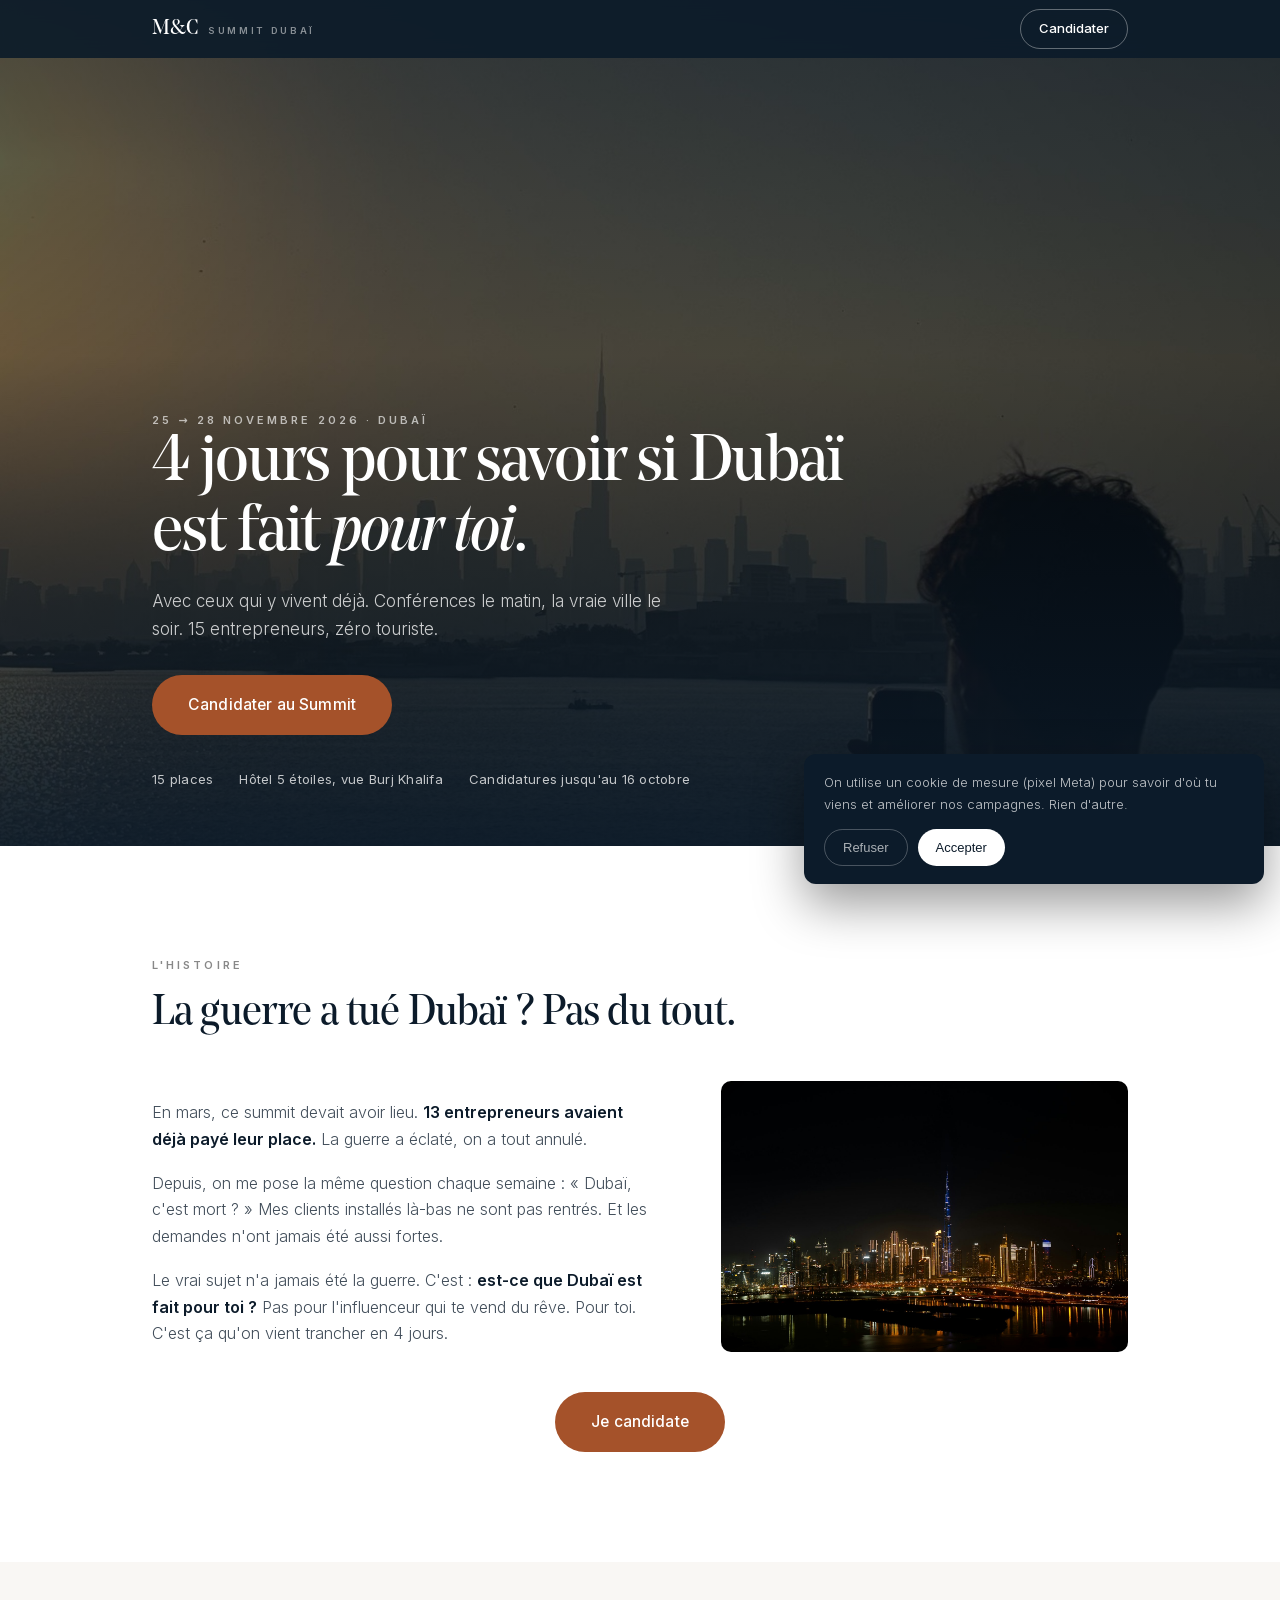
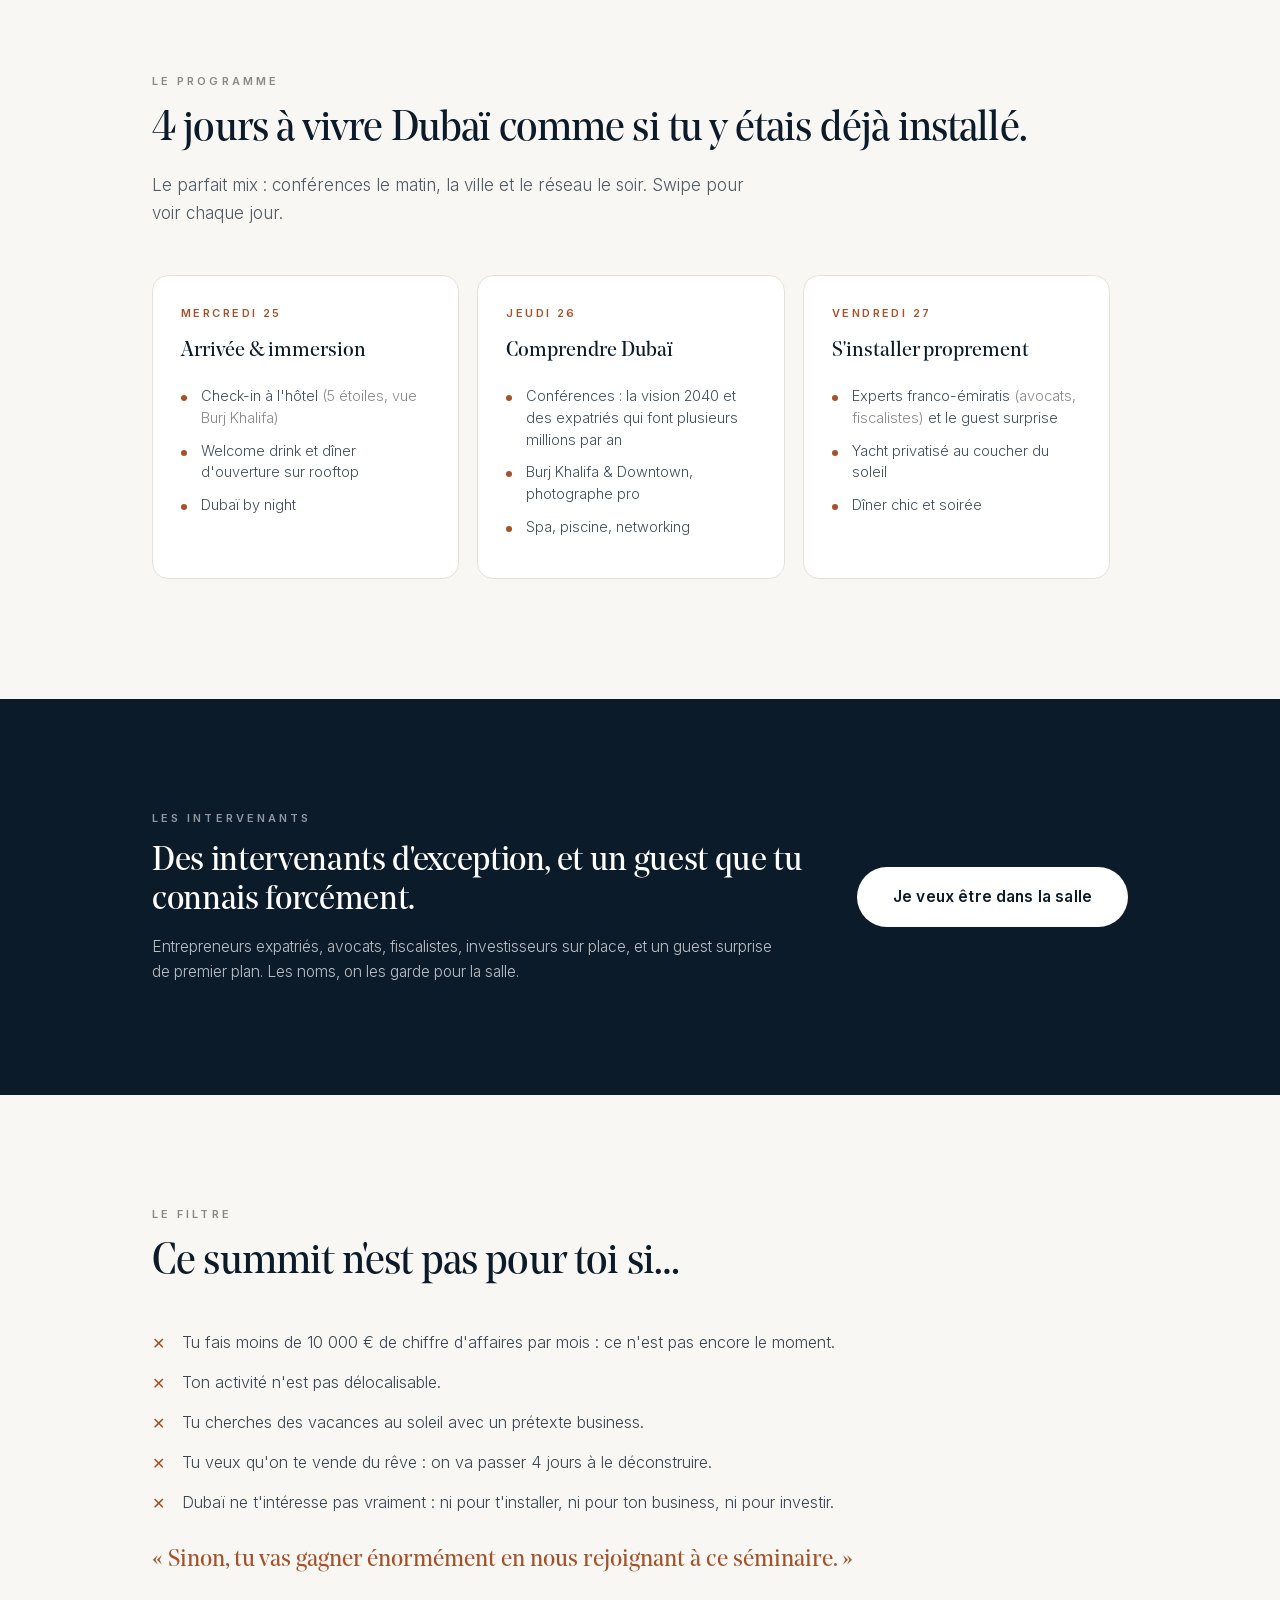
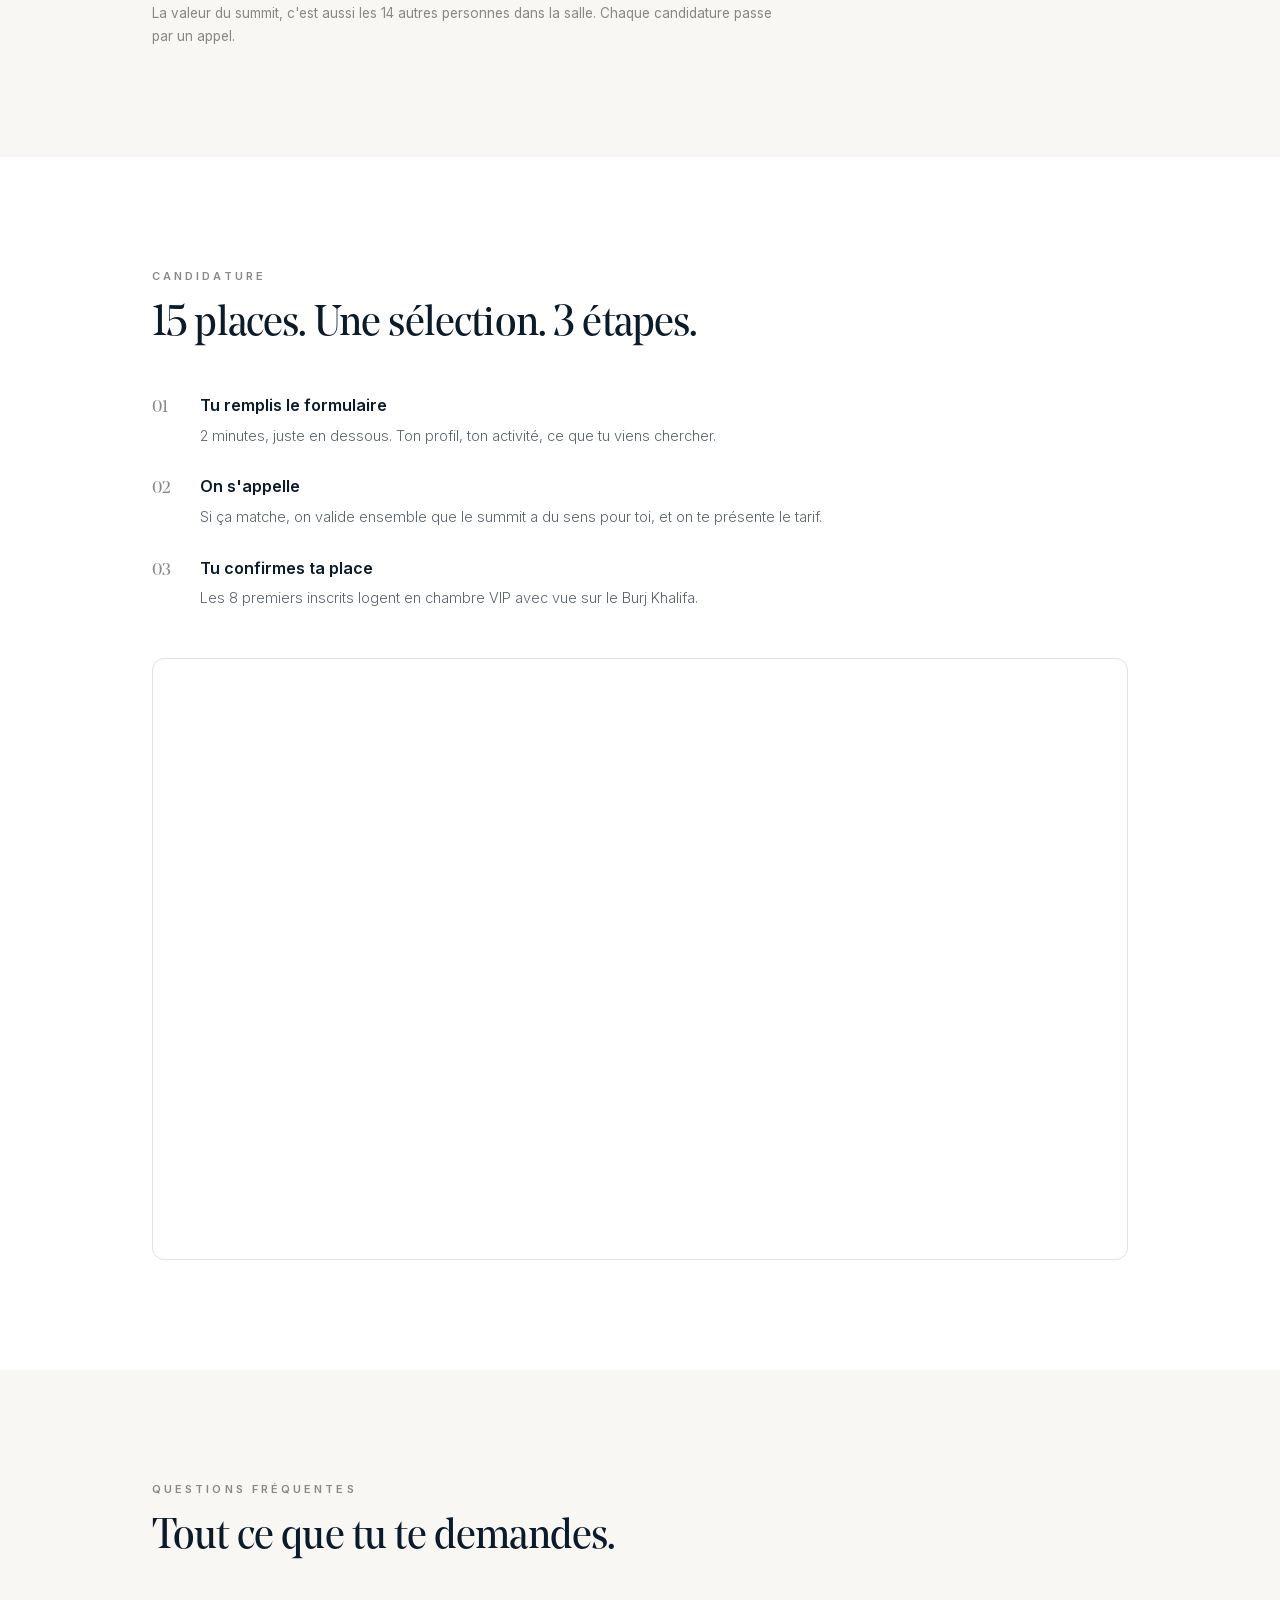
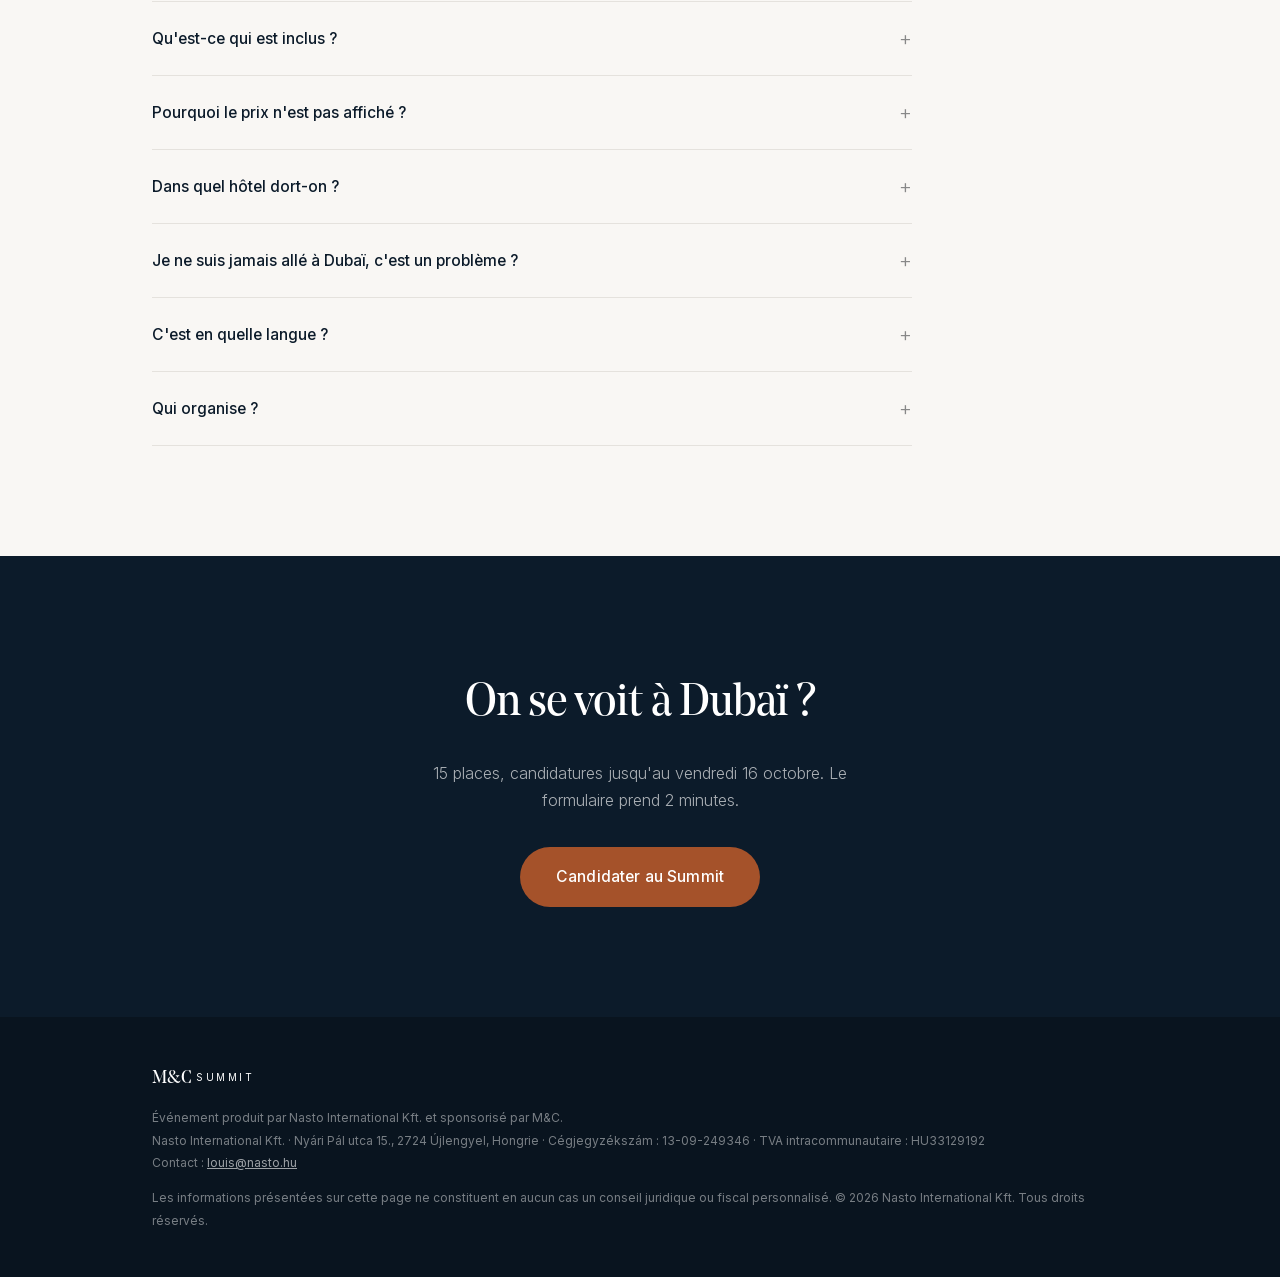
<file: index.html>
<!DOCTYPE html>
<html lang="fr">
<head>
<meta charset="utf-8">
<meta http-equiv="refresh" content="0;url=/dubai/">
<link rel="canonical" href="https://summit.nasto.hu/dubai/">
<title>M&C Summit</title>
<script>location.replace('/dubai/');</script>
</head>
<body></body>
</html>
</file>
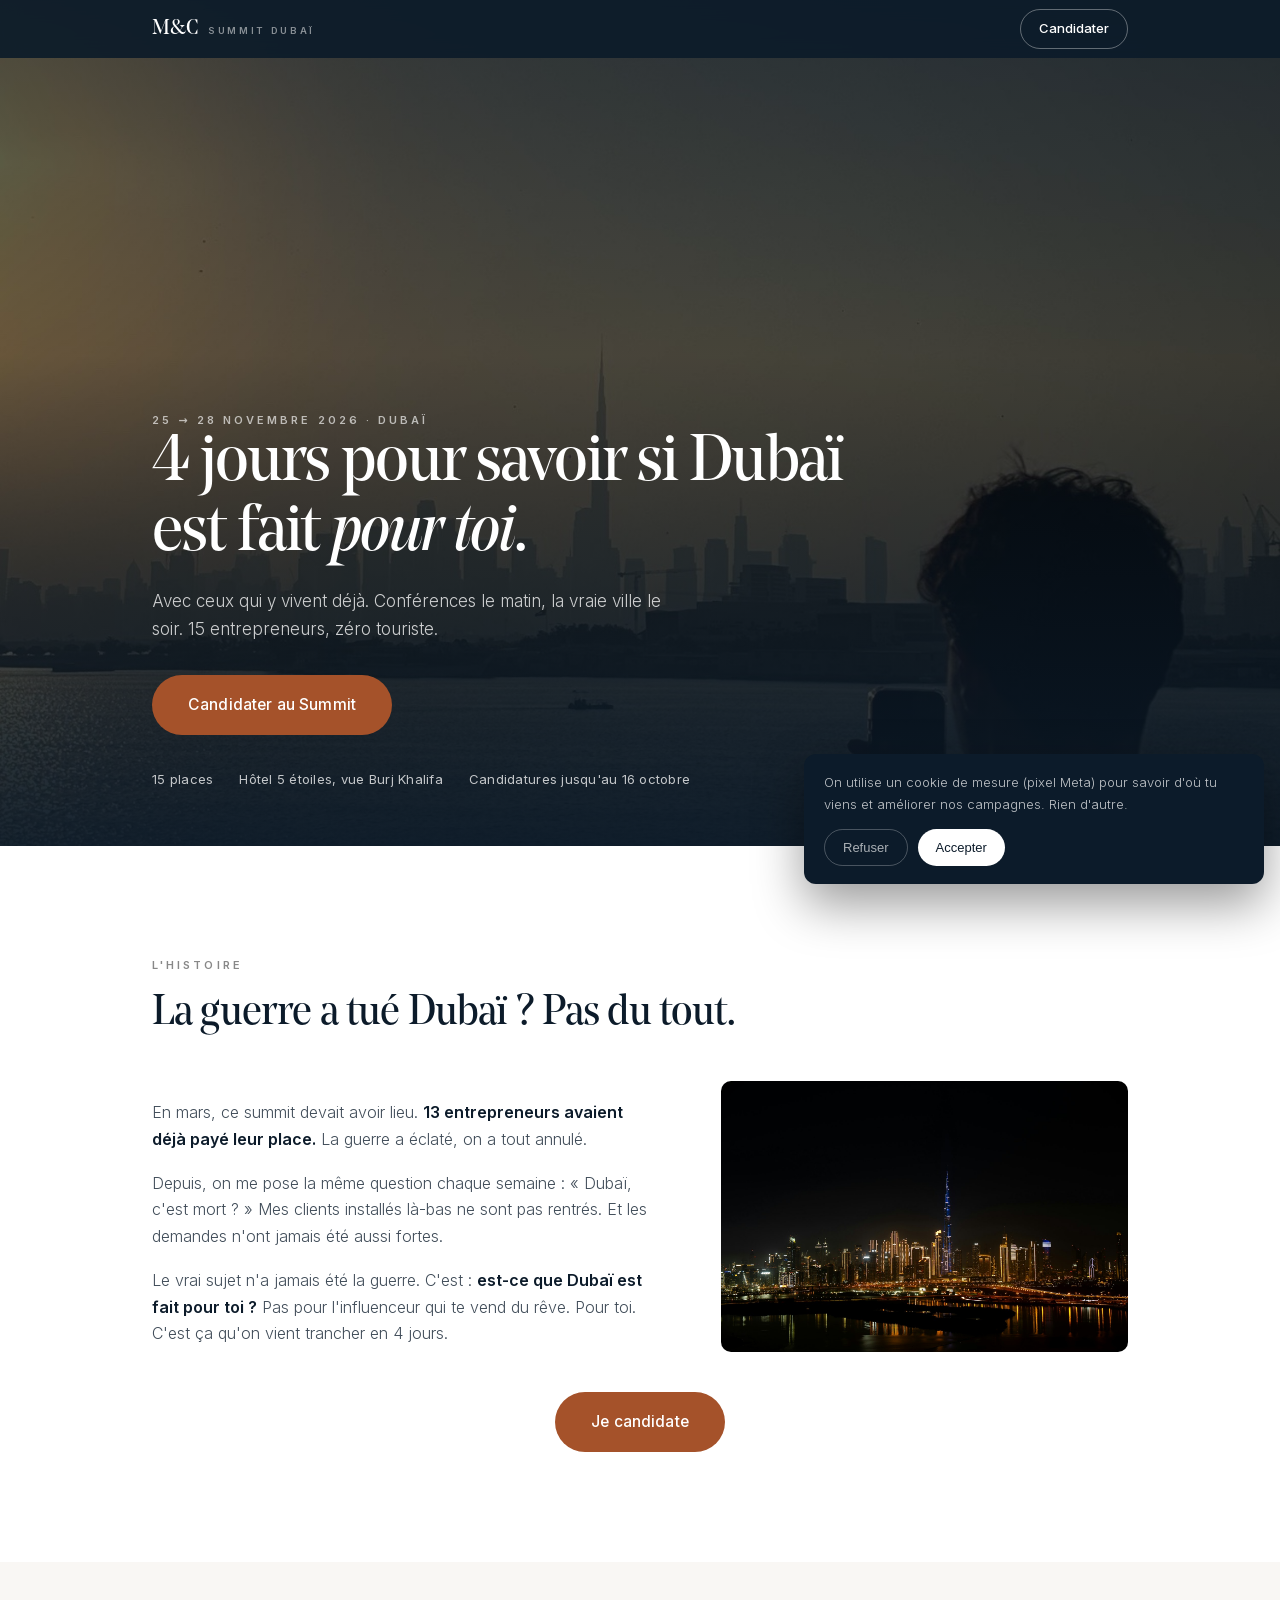
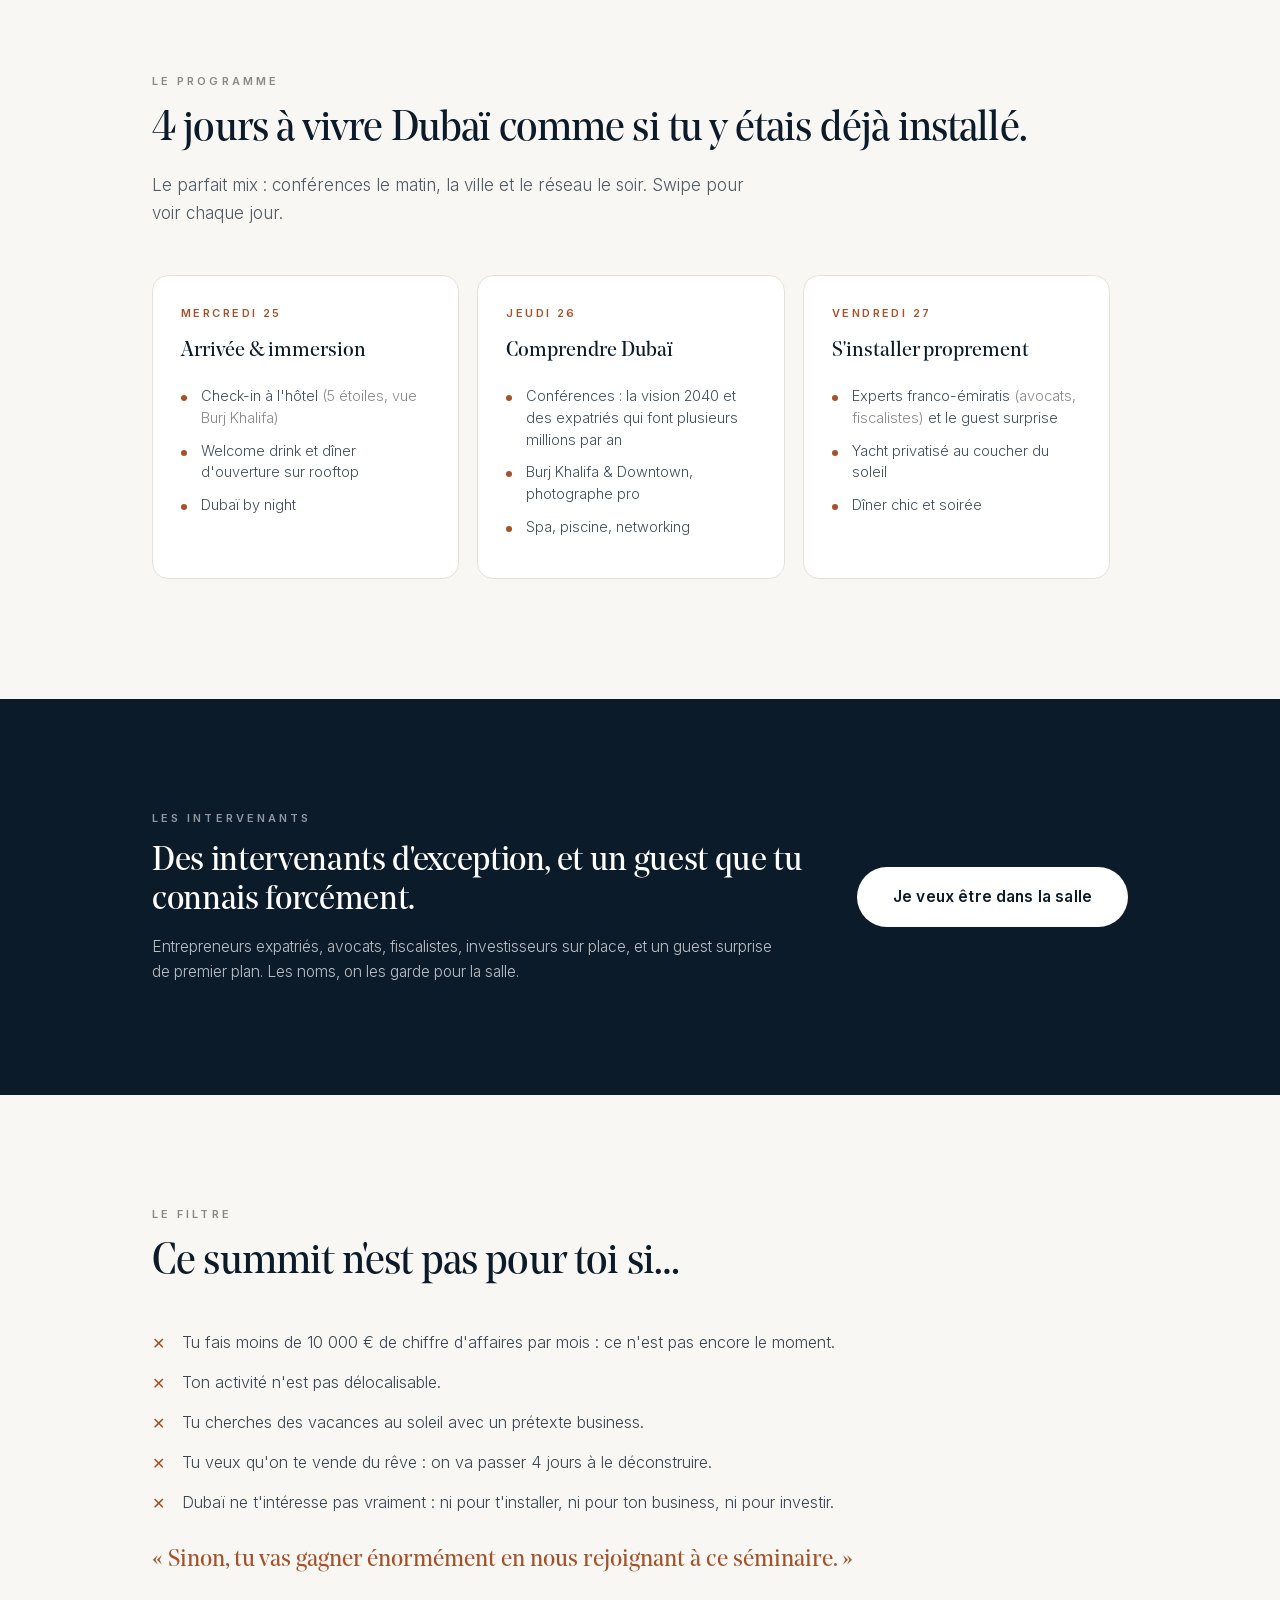
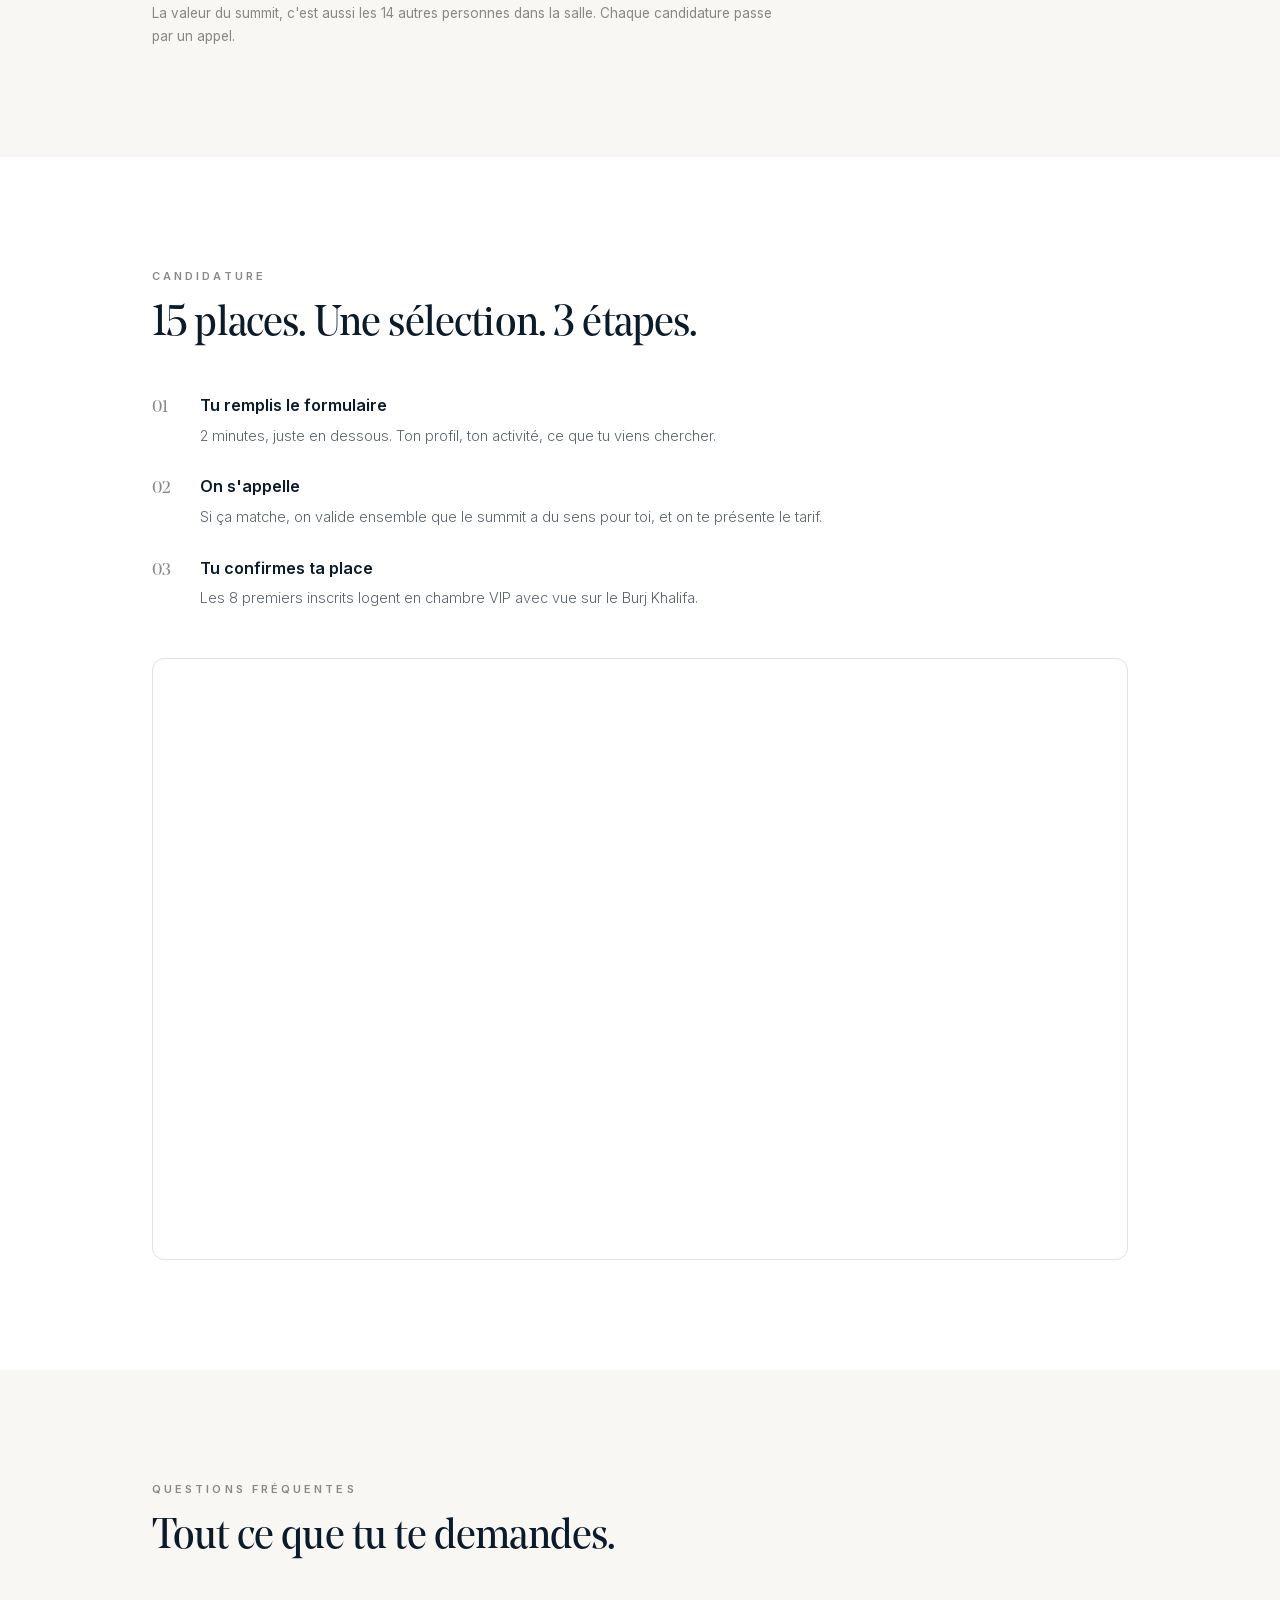
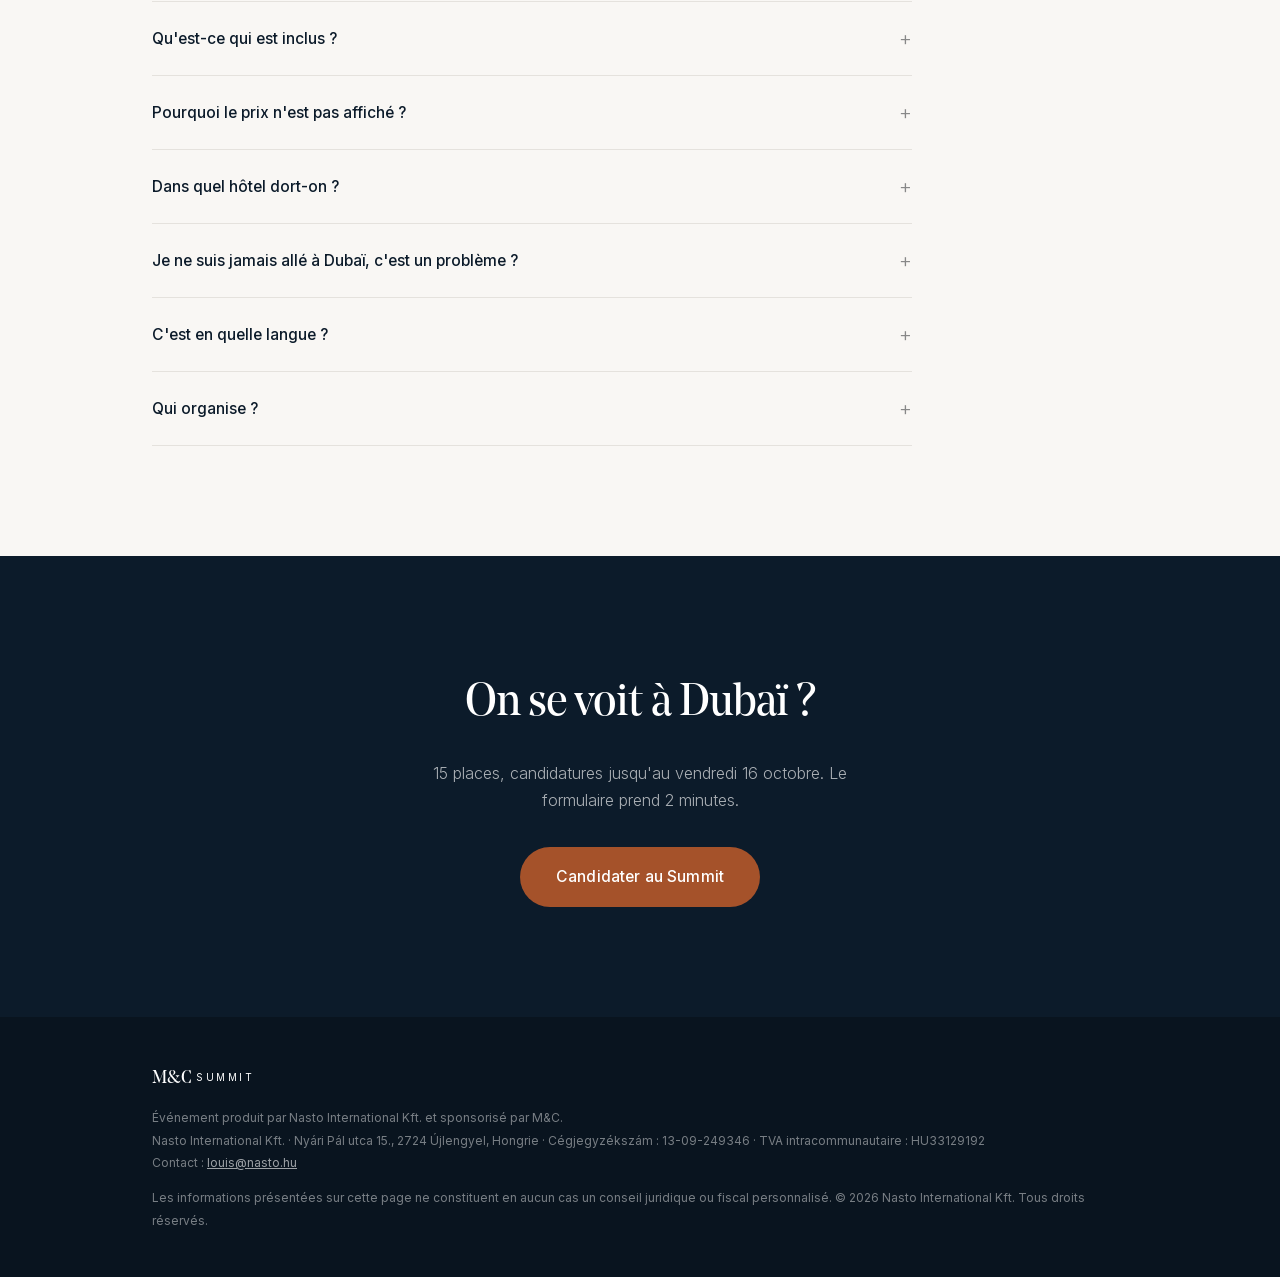
<file: dubai/index.html>
<!DOCTYPE html>
<html lang="fr">
<head>
<meta charset="utf-8">
<meta name="viewport" content="width=device-width, initial-scale=1">
<title>M&C Summit Dubaï · Du 25 au 28 novembre 2026</title>
<meta name="description" content="4 jours à Dubaï avec ceux qui y vivent déjà pour savoir si la ville est faite pour toi. Conférences le matin, la vraie ville le soir. 15 entrepreneurs, pas un de plus.">
<link rel="canonical" href="https://summit.nasto.hu/dubai/">
<meta property="og:title" content="M&C Summit Dubaï · Du 25 au 28 novembre 2026">
<meta property="og:description" content="4 jours à Dubaï avec ceux qui y vivent déjà. Conférences le matin, la vraie ville le soir. 15 entrepreneurs, hôtel 5 étoiles vue Burj Khalifa. Candidatures jusqu'au 16 octobre.">
<meta property="og:type" content="website">
<meta property="og:url" content="https://summit.nasto.hu/dubai/">
<meta property="og:image" content="https://summit.nasto.hu/assets/img/og.jpg">
<meta property="og:locale" content="fr_FR">
<meta name="twitter:card" content="summary_large_image">
<link rel="icon" href="data:image/svg+xml,%3Csvg xmlns='http://www.w3.org/2000/svg' viewBox='0 0 64 64'%3E%3Crect width='64' height='64' rx='12' fill='%230C1B2A'/%3E%3Ctext x='32' y='42' font-family='Georgia,serif' font-size='26' fill='%23FFFFFF' text-anchor='middle'%3EM%26C%3C/text%3E%3C/svg%3E">
<link rel="preload" as="font" type="font/woff2" href="/fonts/NoeDisplay-Regular.woff2" crossorigin>
<link rel="preload" as="font" type="font/woff2" href="/assets/fonts/inter-latin.woff2" crossorigin>
<link rel="preload" as="image" href="/assets/img/hero-creek.jpg">
<link rel="stylesheet" href="/assets/styles.css?v=8">
<style>
@font-face{font-family:'Noe Display';src:url('/fonts/NoeDisplay-Regular.woff2') format('woff2'),url('/fonts/NoeDisplay-Regular.woff') format('woff');font-weight:400;font-style:normal;font-display:swap}
@font-face{font-family:'Noe Display';src:url('/fonts/NoeDisplay-RegularItalic.woff2') format('woff2'),url('/fonts/NoeDisplay-RegularItalic.woff') format('woff');font-weight:400;font-style:italic;font-display:swap}
@font-face{font-family:'Inter';src:url('/assets/fonts/inter-latin.woff2') format('woff2');font-weight:100 900;font-style:normal;font-display:swap}
</style>
</head>
<body>

<header class="topbar">
  <div class="wrap">
    <a class="brand" href="#">
      <span class="mc">M&amp;C</span>
      <span class="sub">Summit Dubaï</span>
    </a>
    <a class="cta-mini" href="#formulaire">Candidater</a>
  </div>
</header>

<!-- ============ HERO ============ -->
<section class="hero">
  <div class="hero-bg"><img src="/assets/img/hero-creek.jpg" alt="Face à la skyline de Dubaï au coucher du soleil" fetchpriority="high"></div>
  <div class="hero-inner">
    <div class="wrap">
      <div class="eyebrow">25 → 28 novembre 2026 · Dubaï</div>
      <h1>4 jours pour savoir si Dubaï est fait <em>pour toi</em>.</h1>
      <p class="lead">Avec ceux qui y vivent déjà. Conférences le matin, la vraie ville le soir. 15 entrepreneurs, zéro touriste.</p>
      <div class="hero-ctas">
        <a class="btn" href="#formulaire">Candidater au Summit</a>
      </div>
      <div class="hero-meta">
        <span>15 places</span>
        <span>Hôtel 5 étoiles, vue Burj Khalifa</span>
        <span>Candidatures jusqu'au 16 octobre</span>
      </div>
    </div>
  </div>
</section>

<!-- ============ VSL ============ -->
<section class="vsl" id="vsl" hidden>
  <div class="wrap">
    <div class="eyebrow">Louis t'explique</div>
    <h2 class="title">Pourquoi ce summit, pourquoi maintenant.</h2>
    <div class="vsl-frame" id="vsl-frame"></div>
  </div>
</section>

<!-- ============ HISTOIRE ============ -->
<section class="story" id="histoire">
  <div class="wrap">
    <div class="eyebrow">L'histoire</div>
    <h2 class="title">La guerre a tué Dubaï&nbsp;? Pas du tout.</h2>
    <div class="story-grid">
      <div class="story-text">
        <p>En mars, ce summit devait avoir lieu. <strong>13 entrepreneurs avaient déjà payé leur place.</strong> La guerre a éclaté, on a tout annulé.</p>
        <p>Depuis, on me pose la même question chaque semaine&nbsp;: «&nbsp;Dubaï, c'est mort&nbsp;?&nbsp;» Mes clients installés là-bas ne sont pas rentrés. Et les demandes n'ont jamais été aussi fortes.</p>
        <p>Le vrai sujet n'a jamais été la guerre. C'est&nbsp;: <strong>est-ce que Dubaï est fait pour toi&nbsp;?</strong> Pas pour l'influenceur qui te vend du rêve. Pour toi. C'est ça qu'on vient trancher en 4 jours.</p>
      </div>
      <div class="story-img"><img src="/assets/img/hero-night.jpg" alt="Skyline de Dubaï illuminée de nuit" loading="lazy"></div>
    </div>
    <div class="section-cta"><a class="btn" href="#formulaire">Je candidate</a></div>
  </div>
</section>

<!-- ============ PROGRAMME (carrousel) ============ -->
<section class="programme" id="programme">
  <div class="wrap">
    <div class="eyebrow">Le programme</div>
    <h2 class="title">4 jours à vivre Dubaï comme si tu y étais déjà installé.</h2>
    <p class="lead">Le parfait mix&nbsp;: conférences le matin, la ville et le réseau le soir. Swipe pour voir chaque jour.</p>
    <div class="carousel">
      <div class="ptrack" id="ptrack">
        <article class="pcard">
          <div class="d-tag">Mercredi 25</div>
          <h3>Arrivée &amp; immersion</h3>
          <ul>
            <li>Check-in à l'hôtel <em>(5 étoiles, vue Burj Khalifa)</em></li>
            <li>Welcome drink et dîner d'ouverture sur rooftop</li>
            <li>Dubaï by night</li>
          </ul>
        </article>
        <article class="pcard">
          <div class="d-tag">Jeudi 26</div>
          <h3>Comprendre Dubaï</h3>
          <ul>
            <li>Conférences&nbsp;: la vision 2040 et des expatriés qui font plusieurs millions par an</li>
            <li>Burj Khalifa &amp; Downtown, photographe pro</li>
            <li>Spa, piscine, networking</li>
          </ul>
        </article>
        <article class="pcard">
          <div class="d-tag">Vendredi 27</div>
          <h3>S'installer proprement</h3>
          <ul>
            <li>Experts franco-émiratis <em>(avocats, fiscalistes)</em> et le guest surprise</li>
            <li>Yacht privatisé au coucher du soleil</li>
            <li>Dîner chic et soirée</li>
          </ul>
        </article>
        <article class="pcard">
          <div class="d-tag">Samedi 28</div>
          <h3>Business, patrimoine &amp; désert</h3>
          <ul>
            <li>Structurer son business&nbsp;: freezone, banque, TVA, patrimoine</li>
            <li>Bilan et prochaines étapes</li>
            <li>Road trip en 4x4 dans le désert</li>
          </ul>
        </article>
      </div>
    </div>
  </div>
</section>

<!-- ============ INTERVENANTS (bande pleine largeur) ============ -->
<section class="guests" id="guests">
  <div class="wrap">
    <div class="mystere">
      <div>
        <div class="eyebrow" style="color:rgba(255,255,255,.55)">Les intervenants</div>
        <h3 style="margin-top:14px">Des intervenants d'exception, et un guest que tu connais forcément.</h3>
        <p>Entrepreneurs expatriés, avocats, fiscalistes, investisseurs sur place, et un guest surprise de premier plan. Les noms, on les garde pour la salle.</p>
      </div>
      <a class="btn-white" href="#formulaire">Je veux être dans la salle</a>
    </div>
  </div>
</section>

<!-- ============ POUR QUI ============ -->
<section class="fit" id="pour-qui">
  <div class="wrap">
    <div class="eyebrow">Le filtre</div>
    <h2 class="title">Ce summit n'est pas pour toi si&hellip;</h2>
    <div class="fit-single">
      <ul>
        <li>Tu fais moins de 10&nbsp;000&nbsp;€ de chiffre d'affaires par mois&nbsp;: ce n'est pas encore le moment.</li>
        <li>Ton activité n'est pas délocalisable.</li>
        <li>Tu cherches des vacances au soleil avec un prétexte business.</li>
        <li>Tu veux qu'on te vende du rêve&nbsp;: on va passer 4 jours à le déconstruire.</li>
        <li>Dubaï ne t'intéresse pas vraiment&nbsp;: ni pour t'installer, ni pour ton business, ni pour investir.</li>
      </ul>
    </div>
    <p class="fit-flip"><em>«&nbsp;Sinon, tu vas gagner énormément en nous rejoignant à ce séminaire.&nbsp;»</em></p>
    <p class="fit-note">La valeur du summit, c'est aussi les 14 autres personnes dans la salle. Chaque candidature passe par un appel.</p>
  </div>
</section>

<!-- ============ CANDIDATURE ============ -->
<section class="apply" id="candidature">
  <div class="wrap">
    <div class="eyebrow">Candidature</div>
    <h2 class="title">15 places. Une sélection. 3 étapes.</h2>
    <ol class="steps" style="margin-top:44px;max-width:720px">
      <li>
        <h4>Tu remplis le formulaire</h4>
        <p>2 minutes, juste en dessous. Ton profil, ton activité, ce que tu viens chercher.</p>
      </li>
      <li>
        <h4>On s'appelle</h4>
        <p>Si ça matche, on valide ensemble que le summit a du sens pour toi, et on te présente le tarif.</p>
      </li>
      <li>
        <h4>Tu confirmes ta place</h4>
        <p>Les 8 premiers inscrits logent en chambre VIP avec vue sur le Burj Khalifa.</p>
      </li>
    </ol>
    <div class="tf-slot" id="formulaire">
      <div class="tf-fallback" id="tf-fallback">
        <p>Le formulaire de candidature se charge ici.<br>S'il ne s'affiche pas, écris-nous&nbsp;: <a href="mailto:louis@nasto.hu?subject=Candidature%20M%26C%20Summit%20Duba%C3%AF">louis@nasto.hu</a></p>
      </div>
    </div>
  </div>
</section>

<!-- ============ FAQ ============ -->
<section class="faq" id="faq">
  <div class="wrap">
    <div class="eyebrow">Questions fréquentes</div>
    <h2 class="title">Tout ce que tu te demandes.</h2>
    <div class="faq-list">
      <details class="faq-item">
        <summary>Qu'est-ce qui est inclus&nbsp;?</summary>
        <div class="a">Tout sur place&nbsp;: les 3 nuits d'hôtel 5 étoiles, les repas, les conférences, les activités (yacht, désert, restaurants, dont une table étoilée) et les transferts. Les vols restent à ta charge&nbsp;: tu choisis ta compagnie et tes horaires.</div>
      </details>
      <details class="faq-item">
        <summary>Pourquoi le prix n'est pas affiché&nbsp;?</summary>
        <div class="a">Parce que c'est un événement à 15 places qui fonctionne par candidature. Le tarif et les modalités te sont présentés lors de l'appel de sélection, une fois qu'on a validé que le summit a du sens pour ton profil.</div>
      </details>
      <details class="faq-item">
        <summary>Dans quel hôtel dort-on&nbsp;?</summary>
        <div class="a">Un 5 étoiles en plein centre, vue sur le Burj Khalifa. Volontairement intimiste, loin des gros hôtels de séminaire. Le nom est communiqué aux participants confirmés.</div>
      </details>
      <details class="faq-item">
        <summary>Je ne suis jamais allé à Dubaï, c'est un problème&nbsp;?</summary>
        <div class="a">C'est même le meilleur profil. Le summit te fait vivre la ville comme si tu y étais déjà installé, et t'évite l'erreur la plus chère&nbsp;: t'expatrier dans une ville où tu n'as jamais mis les pieds. Et sans projet d'expatriation, le réseau et le marché de Dubaï valent le déplacement.</div>
      </details>
      <details class="faq-item">
        <summary>C'est en quelle langue&nbsp;?</summary>
        <div class="a">En français. Les intervenants sont français ou francophones.</div>
      </details>
      <details class="faq-item">
        <summary>Qui organise&nbsp;?</summary>
        <div class="a">Le M&amp;C Summit est produit par Nasto International Kft., la société de Louis Chenneveau, co-fondateur de M&amp;C. M&amp;C, family office de la nouvelle génération d'entrepreneurs, est sponsor de l'événement.</div>
      </details>
    </div>
  </div>
</section>

<!-- ============ CTA FINAL ============ -->
<section class="final">
  <div class="wrap">
    <h2>On se voit à Dubaï&nbsp;?</h2>
    <p>15 places, candidatures jusqu'au vendredi 16 octobre. Le formulaire prend 2 minutes.</p>
    <a class="btn" href="#formulaire">Candidater au Summit</a>
  </div>
</section>

<footer>
  <div class="wrap">
    <div class="foot-brand">M&amp;C <span style="font-family:Inter,sans-serif;font-size:10px;letter-spacing:.25em;text-transform:uppercase;vertical-align:2px">Summit</span></div>
    <p style="margin-top:12px">Événement produit par Nasto International Kft. et sponsorisé par M&amp;C.<br>
    Nasto International Kft. · Nyári Pál utca 15., 2724 Újlengyel, Hongrie · Cégjegyzékszám&nbsp;: 13-09-249346 · TVA intracommunautaire&nbsp;: HU33129192<br>
    Contact&nbsp;: <a href="mailto:louis@nasto.hu">louis@nasto.hu</a></p>
    <p style="margin-top:12px">Les informations présentées sur cette page ne constituent en aucun cas un conseil juridique ou fiscal personnalisé. © 2026 Nasto International Kft. Tous droits réservés.</p>
  </div>
</footer>

<!-- ============ COOKIES ============ -->
<div class="cookie" id="cookie-banner" role="dialog" aria-label="Consentement cookies">
  <p>On utilise un cookie de mesure (pixel Meta) pour savoir d'où tu viens et améliorer nos campagnes. Rien d'autre.</p>
  <div class="c-actions">
    <button class="c-no" id="cookie-refuse">Refuser</button>
    <button class="c-ok" id="cookie-accept">Accepter</button>
  </div>
</div>

<script>
/* ===== Configuration ===== */
var META_PIXEL_ID = '1591286586126927';
var TYPEFORM_ID = 'j8JJcsnm';    /* Candidature M&C Summit Dubai */
var VSL_EMBED_URL = '';          /* URL d'embed de la VSL (YouTube non repertorie: https://www.youtube.com/embed/XXXX) */

/* ===== VSL ===== */
(function(){
  if(!VSL_EMBED_URL) return;
  var s = document.getElementById('vsl');
  var f = document.getElementById('vsl-frame');
  var ifr = document.createElement('iframe');
  ifr.src = VSL_EMBED_URL;
  ifr.allow = 'autoplay; fullscreen; picture-in-picture';
  ifr.title = 'Présentation du M&C Summit Dubaï';
  f.appendChild(ifr);
  s.hidden = false;
})();

/* ===== Pixel Meta, charge uniquement apres consentement.
   PageView ici (audience de retargeting). Le Lead n'est PLUS envoye par le
   navigateur : il part en server-side via l'API Conversions (webhook Typeform
   -> fonction Netlify), avec la valeur budget et l'event CandidatureQualifiee
   pour les candidatures >=3000. Cela evite qu'un adblock/Safari rate la
   conversion et empeche tout double comptage. ===== */
function loadPixel(){
  if(window.fbq) return;
  !function(f,b,e,v,n,t,s){if(f.fbq)return;n=f.fbq=function(){n.callMethod?
  n.callMethod.apply(n,arguments):n.queue.push(arguments)};if(!f._fbq)f._fbq=n;
  n.push=n;n.loaded=!0;n.version='2.0';n.queue=[];t=b.createElement(e);t.async=!0;
  t.src=v;s=b.getElementsByTagName(e)[0];s.parentNode.insertBefore(t,s)}(window,
  document,'script','https://connect.facebook.net/en_US/fbevents.js');
  fbq('init', META_PIXEL_ID);
  fbq('track', 'PageView');
}

/* ===== Bandeau consentement ===== */
(function(){
  var KEY = 'mc-summit-consent';
  var banner = document.getElementById('cookie-banner');
  var state = null;
  try { state = localStorage.getItem(KEY); } catch(e) {}
  if(state === 'granted'){ loadPixel(); }
  else if(state !== 'denied'){ banner.classList.add('show'); }
  document.getElementById('cookie-accept').addEventListener('click', function(){
    try { localStorage.setItem(KEY,'granted'); } catch(e) {}
    banner.classList.remove('show');
    loadPixel();
  });
  document.getElementById('cookie-refuse').addEventListener('click', function(){
    try { localStorage.setItem(KEY,'denied'); } catch(e) {}
    banner.classList.remove('show');
  });
})();

/* ===== Typeform embed via SDK. onSubmit = completion totale = Lead. ===== */
(function(){
  if(!TYPEFORM_ID) return;
  var slot = document.getElementById('formulaire');
  var fallback = document.getElementById('tf-fallback');
  var container = document.createElement('div');
  container.id = 'tf-container';
  container.style.width = '100%';
  container.style.height = '600px';
  slot.insertBefore(container, fallback);
  fallback.style.display = 'none';
  var s = document.createElement('script');
  s.src = 'https://embed.typeform.com/next/embed.js';
  s.onload = function(){
    if(!window.tf || !window.tf.createWidget) return;
    window.tf.createWidget(TYPEFORM_ID, {
      container: container,
      inlineOnMobile: true,
      opacity: 100,
      onSubmit: function(){
        /* Le Lead (et CandidatureQualifiee pour les >=3000) est envoye
           server-side via l'API Conversions, a partir des vraies reponses
           du formulaire. On ne declenche donc rien ici pour eviter un
           double comptage. */
      }
    });
  };
  document.body.appendChild(s);
})();
</script>
</body>
</html>
</file>
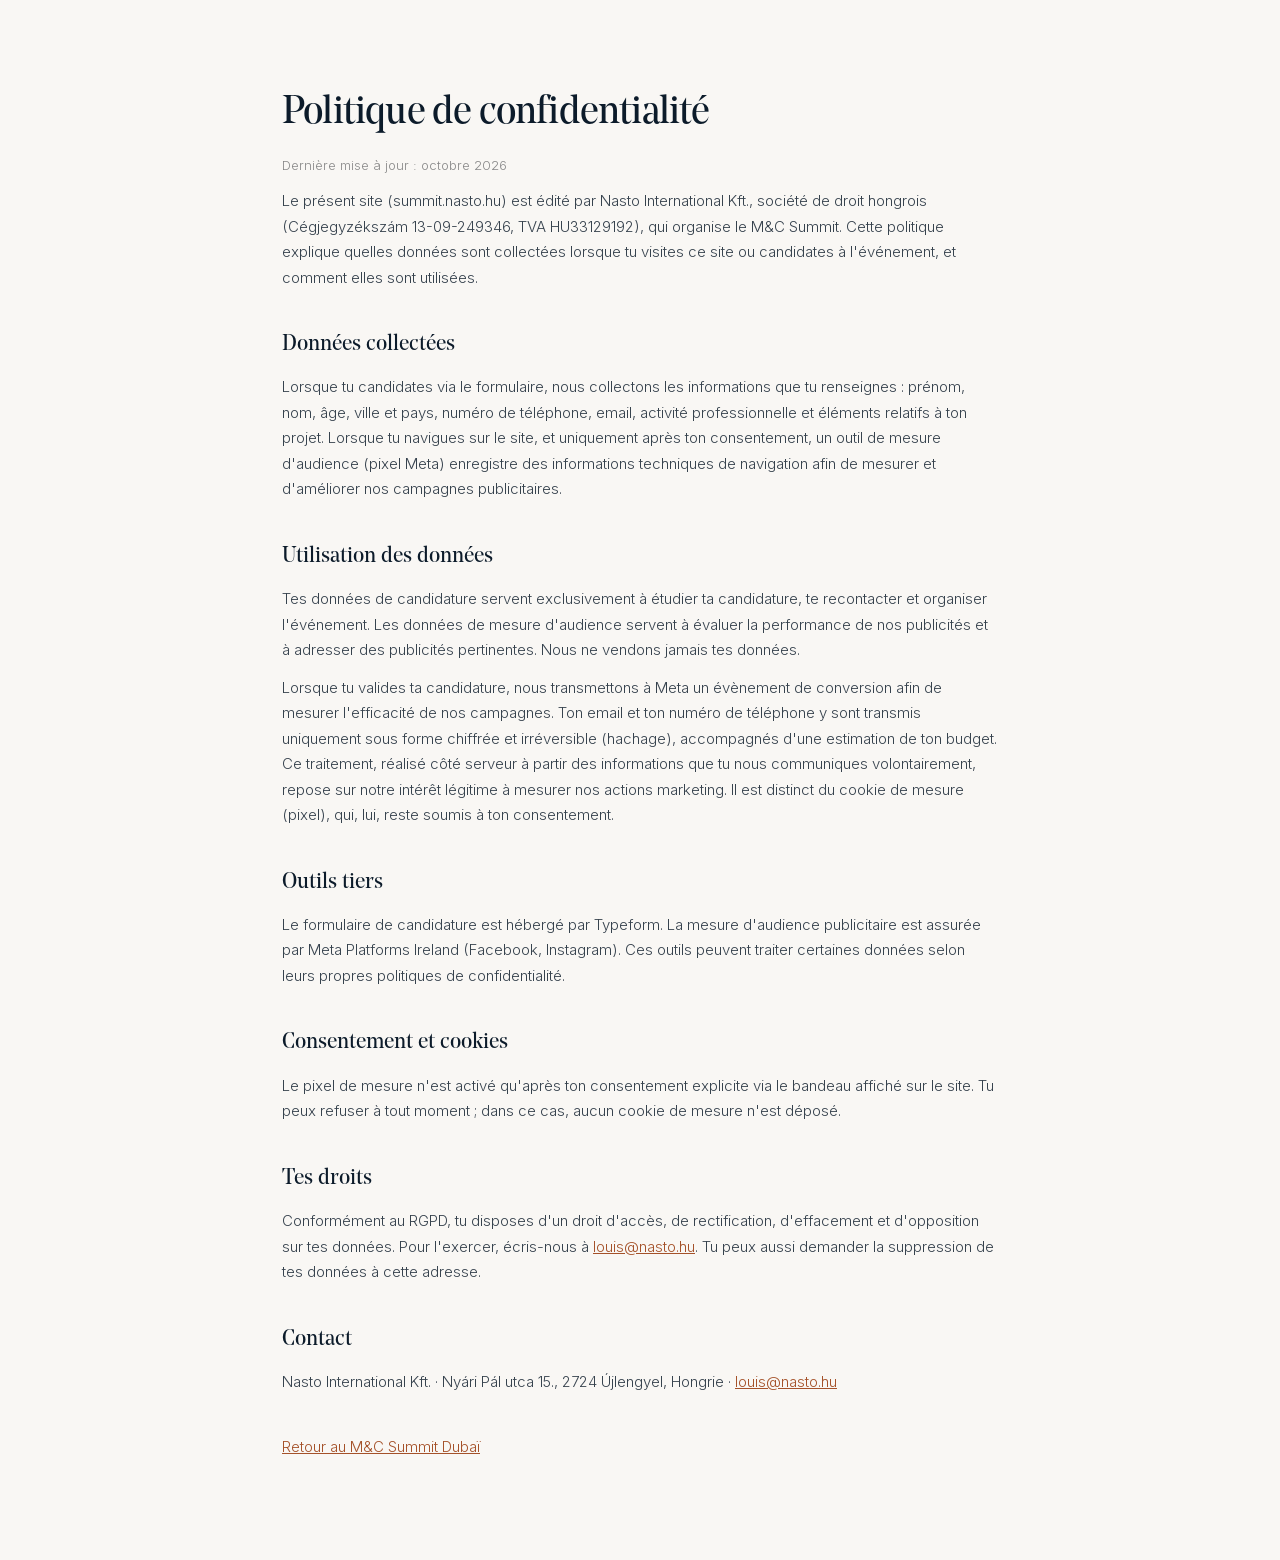
<file: privacy/index.html>
<!DOCTYPE html>
<html lang="fr">
<head>
<meta charset="utf-8">
<meta name="viewport" content="width=device-width, initial-scale=1">
<title>Politique de confidentialité · Nasto International Kft</title>
<meta name="robots" content="noindex">
<link rel="stylesheet" href="/assets/styles.css?v=8">
<style>
@font-face{font-family:'Noe Display';src:url('/fonts/NoeDisplay-Regular.woff2') format('woff2');font-weight:400;font-style:normal;font-display:swap}
@font-face{font-family:'Inter';src:url('/assets/fonts/inter-latin.woff2') format('woff2');font-weight:100 900;font-style:normal;font-display:swap}
body{background:var(--stone)}
.legal{max-width:760px;margin:0 auto;padding:80px 22px 100px}
.legal h1{font-family:'Noe Display',Georgia,serif;font-weight:400;font-size:clamp(28px,5vw,40px);letter-spacing:-.02em}
.legal h2{font-family:'Noe Display',Georgia,serif;font-weight:400;font-size:22px;margin-top:36px}
.legal p,.legal li{font-size:15px;color:rgba(12,27,42,.82);font-weight:300;line-height:1.7;margin-top:12px}
.legal a{color:var(--orange)}
.legal .maj{font-size:13px;color:var(--mute);margin-top:8px}
</style>
</head>
<body>
<div class="legal">
<h1>Politique de confidentialité</h1>
<p class="maj">Dernière mise à jour : octobre 2026</p>

<p>Le présent site (summit.nasto.hu) est édité par Nasto International Kft., société de droit hongrois (Cégjegyzékszám 13-09-249346, TVA HU33129192), qui organise le M&amp;C Summit. Cette politique explique quelles données sont collectées lorsque tu visites ce site ou candidates à l'événement, et comment elles sont utilisées.</p>

<h2>Données collectées</h2>
<p>Lorsque tu candidates via le formulaire, nous collectons les informations que tu renseignes : prénom, nom, âge, ville et pays, numéro de téléphone, email, activité professionnelle et éléments relatifs à ton projet. Lorsque tu navigues sur le site, et uniquement après ton consentement, un outil de mesure d'audience (pixel Meta) enregistre des informations techniques de navigation afin de mesurer et d'améliorer nos campagnes publicitaires.</p>

<h2>Utilisation des données</h2>
<p>Tes données de candidature servent exclusivement à étudier ta candidature, te recontacter et organiser l'événement. Les données de mesure d'audience servent à évaluer la performance de nos publicités et à adresser des publicités pertinentes. Nous ne vendons jamais tes données.</p>
<p>Lorsque tu valides ta candidature, nous transmettons à Meta un évènement de conversion afin de mesurer l'efficacité de nos campagnes. Ton email et ton numéro de téléphone y sont transmis uniquement sous forme chiffrée et irréversible (hachage), accompagnés d'une estimation de ton budget. Ce traitement, réalisé côté serveur à partir des informations que tu nous communiques volontairement, repose sur notre intérêt légitime à mesurer nos actions marketing. Il est distinct du cookie de mesure (pixel), qui, lui, reste soumis à ton consentement.</p>

<h2>Outils tiers</h2>
<p>Le formulaire de candidature est hébergé par Typeform. La mesure d'audience publicitaire est assurée par Meta Platforms Ireland (Facebook, Instagram). Ces outils peuvent traiter certaines données selon leurs propres politiques de confidentialité.</p>

<h2>Consentement et cookies</h2>
<p>Le pixel de mesure n'est activé qu'après ton consentement explicite via le bandeau affiché sur le site. Tu peux refuser à tout moment ; dans ce cas, aucun cookie de mesure n'est déposé.</p>

<h2>Tes droits</h2>
<p>Conformément au RGPD, tu disposes d'un droit d'accès, de rectification, d'effacement et d'opposition sur tes données. Pour l'exercer, écris-nous à <a href="mailto:louis@nasto.hu">louis@nasto.hu</a>. Tu peux aussi demander la suppression de tes données à cette adresse.</p>

<h2>Contact</h2>
<p>Nasto International Kft. · Nyári Pál utca 15., 2724 Újlengyel, Hongrie · <a href="mailto:louis@nasto.hu">louis@nasto.hu</a></p>

<p style="margin-top:40px"><a href="/dubai/">Retour au M&amp;C Summit Dubaï</a></p>
</div>
</body>
</html>
</file>
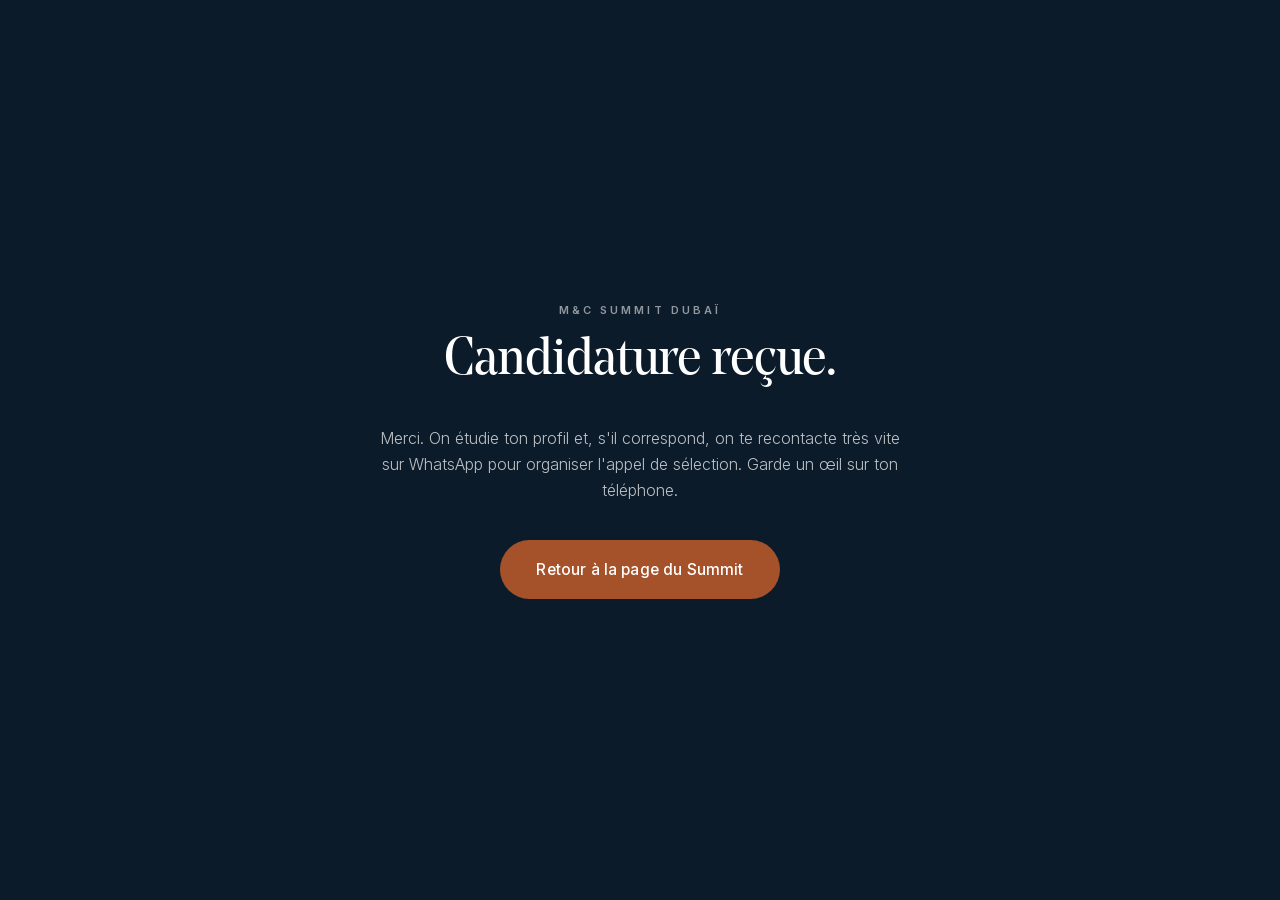
<file: dubai/merci/index.html>
<!DOCTYPE html>
<html lang="fr">
<head>
<meta charset="utf-8">
<meta name="viewport" content="width=device-width, initial-scale=1">
<title>Candidature reçue · M&C Summit Dubaï</title>
<meta name="robots" content="noindex, nofollow">
<link rel="icon" href="data:image/svg+xml,%3Csvg xmlns='http://www.w3.org/2000/svg' viewBox='0 0 64 64'%3E%3Crect width='64' height='64' rx='12' fill='%230C1B2A'/%3E%3Ctext x='32' y='42' font-family='Georgia,serif' font-size='26' fill='%23FFFFFF' text-anchor='middle'%3EM%26C%3C/text%3E%3C/svg%3E">
<link rel="stylesheet" href="/assets/styles.css">
<style>
@font-face{font-family:'Noe Display';src:url('/fonts/NoeDisplay-Regular.woff2') format('woff2'),url('/fonts/NoeDisplay-Regular.woff') format('woff');font-weight:400;font-style:normal;font-display:swap}
@font-face{font-family:'Inter';src:url('/assets/fonts/inter-latin.woff2') format('woff2');font-weight:100 900;font-style:normal;font-display:swap}
</style>
</head>
<body>
<section class="merci">
  <div class="wrap">
    <div class="eyebrow" style="color:rgba(255,255,255,.55)">M&amp;C Summit Dubaï</div>
    <h1>Candidature reçue.</h1>
    <p>Merci. On étudie ton profil et, s'il correspond, on te recontacte très vite sur WhatsApp pour organiser l'appel de sélection. Garde un œil sur ton téléphone.</p>
    <a class="btn" href="/dubai/">Retour à la page du Summit</a>
  </div>
</section>
<script>
/* Page de confirmation. L'evenement de conversion (Lead + CandidatureQualifiee
   pour les >=3000, avec la valeur budget) est envoye en server-side via l'API
   Conversions Meta (webhook Typeform -> fonction Netlify), a partir des vraies
   reponses. On ne declenche donc PAS le Lead ici : cela evite le double
   comptage et garantit que la conversion n'est pas ratee par un adblock.
   On garde seulement le PageView (retargeting), si le consentement est donne. */
var META_PIXEL_ID = '1591286586126927';
(function(){
  var state = null;
  try { state = localStorage.getItem('mc-summit-consent'); } catch(e) {}
  if(state !== 'granted') return;
  !function(f,b,e,v,n,t,s){if(f.fbq)return;n=f.fbq=function(){n.callMethod?
  n.callMethod.apply(n,arguments):n.queue.push(arguments)};if(!f._fbq)f._fbq=n;
  n.push=n;n.loaded=!0;n.version='2.0';n.queue=[];t=b.createElement(e);t.async=!0;
  t.src=v;s=b.getElementsByTagName(e)[0];s.parentNode.insertBefore(t,s)}(window,
  document,'script','https://connect.facebook.net/en_US/fbevents.js');
  fbq('init', META_PIXEL_ID);
  fbq('track', 'PageView');
})();
</script>
</body>
</html>
</file>
<file: assets/styles.css>
/* M&C Summit Dubaï - charte M&C, version minimaliste premium */
:root{
  --navy:#0C1B2A;
  --orange:#A5522A;
  --white:#FFFFFF;
  --stone:#F9F7F4;
  --line:#E5E2DD;
  --ink:#0D0D0D;
  --mute:#888888;
}
*{margin:0;padding:0;box-sizing:border-box}
html{scroll-behavior:smooth}
body{font-family:'Inter',system-ui,-apple-system,sans-serif;color:var(--navy);background:var(--white);line-height:1.65;font-size:16px;-webkit-font-smoothing:antialiased}
img{max-width:100%;display:block}
a{color:inherit}
em{font-style:italic}

.wrap{max-width:1040px;margin:0 auto;padding:0 22px}
@media(min-width:768px){.wrap{padding:0 32px}}

.eyebrow{font-size:11px;font-weight:600;letter-spacing:.28em;text-transform:uppercase;color:var(--mute)}
h2.title{font-family:'Noe Display',Georgia,serif;font-weight:400;font-size:clamp(27px,4.6vw,42px);line-height:1.12;letter-spacing:-.02em;margin-top:16px}
.lead{margin-top:18px;max-width:620px;font-size:clamp(15px,2vw,17px);color:rgba(12,27,42,.72);font-weight:300}
.on-dark .lead,.lead.on-dark{color:rgba(255,255,255,.7)}

section{padding:72px 0}
@media(min-width:768px){section{padding:110px 0}}

/* ---------- Header ---------- */
.topbar{position:fixed;top:0;left:0;right:0;z-index:60;height:58px;background:rgba(12,27,42,.9);backdrop-filter:blur(10px);display:flex;align-items:center}
.topbar .wrap{width:100%;display:flex;align-items:center;justify-content:space-between}
.brand{display:flex;align-items:baseline;gap:10px;color:#fff;text-decoration:none}
.brand .mc{font-family:'Noe Display',Georgia,serif;font-size:21px}
.brand .sub{font-size:9.5px;font-weight:600;letter-spacing:.28em;text-transform:uppercase;color:rgba(255,255,255,.5)}
.topbar .cta-mini{font-size:13px;font-weight:500;color:#fff;border:1px solid rgba(255,255,255,.35);padding:8px 18px;border-radius:999px;text-decoration:none;white-space:nowrap;transition:background .2s}
.topbar .cta-mini:hover{background:rgba(255,255,255,.1)}

/* ---------- Boutons ---------- */
.btn{display:inline-block;background:var(--orange);color:#fff;font-weight:500;font-size:15.5px;padding:17px 36px;border-radius:999px;text-decoration:none;letter-spacing:.01em;text-align:center;transition:opacity .2s}
.btn:hover{opacity:.92}
.btn-ghost{display:inline-block;color:#fff;font-weight:400;font-size:15px;padding:16px 30px;border-radius:999px;border:1px solid rgba(255,255,255,.3);text-decoration:none}
.btn-white{display:inline-block;background:#fff;color:var(--navy);font-weight:600;font-size:15.5px;padding:17px 36px;border-radius:999px;text-decoration:none;letter-spacing:.01em;text-align:center;transition:opacity .2s}
.btn-white:hover{opacity:.9}

/* ---------- Hero ---------- */
.hero{position:relative;min-height:94svh;display:flex;align-items:flex-end;background:var(--navy);padding:0}
.hero-bg{position:absolute;inset:0;overflow:hidden}
.hero-bg img{width:100%;height:100%;object-fit:cover;object-position:center 55%}
.hero-bg::after{content:"";position:absolute;inset:0;background:linear-gradient(180deg,rgba(12,27,42,.5) 0%,rgba(12,27,42,.22) 42%,rgba(12,27,42,.92) 100%)}
.hero-inner{position:relative;z-index:2;width:100%;padding:150px 0 56px;color:#fff}
.hero h1{font-family:'Noe Display',Georgia,serif;font-weight:400;font-size:clamp(36px,6.8vw,66px);line-height:1.06;letter-spacing:-.03em;max-width:740px}
.hero .lead{color:rgba(255,255,255,.78);max-width:540px}
.hero .eyebrow{color:rgba(255,255,255,.65)}
.hero-ctas{margin-top:32px;display:flex;flex-wrap:wrap;gap:14px;align-items:center}
.hero-meta{margin-top:34px;display:flex;flex-wrap:wrap;gap:8px 26px}
.hero-meta span{font-size:13px;font-weight:400;color:rgba(255,255,255,.75);letter-spacing:.02em}

/* ---------- VSL ---------- */
.vsl{background:var(--navy);color:#fff}
.vsl-frame{margin-top:36px;position:relative;border-radius:10px;overflow:hidden;aspect-ratio:16/9;background:#09141f}
.vsl-frame iframe{position:absolute;inset:0;width:100%;height:100%;border:0}

/* ---------- Histoire ---------- */
.story{background:var(--white)}
.story-grid{display:grid;gap:40px;margin-top:44px}
@media(min-width:900px){.story-grid{grid-template-columns:1.1fr .9fr;align-items:start;gap:72px}}
.story-text p{margin-top:18px;color:rgba(12,27,42,.78);font-weight:300}
.story-text p strong{color:var(--navy);font-weight:600}
.story-img{border-radius:10px;overflow:hidden}
.story-img img{width:100%;height:100%;object-fit:cover}
.pull{margin-top:30px;padding-left:22px;border-left:2px solid var(--navy);font-family:'Noe Display',Georgia,serif;font-size:clamp(19px,2.5vw,23px);line-height:1.4;color:var(--navy)}

/* ---------- Stats ---------- */
.stats{background:var(--navy);color:#fff;padding:56px 0}
.stats-grid{display:grid;grid-template-columns:repeat(2,1fr);gap:36px;text-align:center}
@media(min-width:768px){.stats-grid{grid-template-columns:repeat(4,1fr)}}
.stat-num{font-family:'Noe Display',Georgia,serif;font-size:clamp(30px,4.5vw,44px);color:#fff}
.stat-label{margin-top:8px;font-size:12.5px;color:rgba(255,255,255,.55);letter-spacing:.02em}

/* ---------- Boutons centres sous sections ---------- */
.section-cta{margin-top:40px;text-align:center}

/* ---------- Programme (carrousel) ---------- */
.programme{background:var(--stone);overflow:hidden}
.carousel{margin-top:44px;position:relative}
.ptrack{display:flex;gap:18px;overflow-x:auto;scroll-snap-type:x mandatory;-webkit-overflow-scrolling:touch;padding:4px 0 10px;scrollbar-width:none;scroll-padding-left:0}
.ptrack::-webkit-scrollbar{display:none}
.pcard{flex:0 0 85%;scroll-snap-align:start;background:var(--white);border:1px solid var(--line);border-radius:16px;padding:28px}
@media(min-width:720px){.pcard{flex:0 0 46%}}
@media(min-width:1040px){.pcard{flex:0 0 31.5%}}
.pcard .d-tag{font-size:11px;font-weight:600;letter-spacing:.22em;text-transform:uppercase;color:var(--orange)}
.pcard h3{margin-top:12px;font-family:'Noe Display',Georgia,serif;font-weight:400;font-size:21px}
.pcard ul{margin-top:16px;list-style:none}
.pcard li{position:relative;padding-left:20px;margin-top:11px;font-size:14.5px;color:rgba(12,27,42,.78);font-weight:300;line-height:1.5}
.pcard li::before{content:"";position:absolute;left:0;top:10px;width:6px;height:6px;border-radius:50%;background:var(--orange)}
.pcard li em{color:var(--mute);font-style:normal}
.carousel-foot{margin-top:22px;display:flex;align-items:center;justify-content:space-between;gap:16px}
.swipe-hint{font-size:12.5px;letter-spacing:.14em;text-transform:uppercase;color:var(--mute)}
.carousel-nav{display:flex;gap:10px}
.carousel-nav button{width:44px;height:44px;border-radius:50%;border:1px solid var(--line);background:var(--white);color:var(--navy);font-size:18px;cursor:pointer;display:flex;align-items:center;justify-content:center;transition:background .15s}
.carousel-nav button:hover{background:var(--stone)}
.prog-note{margin-top:28px;font-size:13.5px;color:var(--mute)}

/* ---------- Intervenants (bande pleine largeur navy) ---------- */
.guests{background:var(--navy);color:#fff}
.mystere{display:grid;gap:24px}
@media(min-width:900px){.mystere{grid-template-columns:1fr auto;align-items:center;gap:48px}}
.mystere h3{font-family:'Noe Display',Georgia,serif;font-weight:400;font-size:clamp(24px,3.4vw,34px);line-height:1.15;letter-spacing:-.01em}
.mystere p{margin-top:14px;color:rgba(255,255,255,.72);font-size:15.5px;max-width:620px;font-weight:300}

/* ---------- Pour qui ---------- */
.fit{background:var(--stone)}
.fit-single{margin-top:44px;max-width:720px}
.fit-single ul{list-style:none;margin-top:8px}
.fit-single li{position:relative;padding-left:30px;margin-top:16px;font-size:16px;color:rgba(12,27,42,.82);font-weight:300;line-height:1.5}
.fit-single li::before{content:"✕";position:absolute;left:0;top:1px;color:var(--orange);font-weight:600}
.fit-flip{margin-top:30px;max-width:720px;font-family:'Noe Display',Georgia,serif;font-size:clamp(19px,2.6vw,24px);line-height:1.35;color:var(--navy)}
.fit-flip em{color:var(--orange);font-style:normal}
.fit-note{margin-top:26px;font-size:13.5px;color:var(--mute);max-width:620px}

/* ---------- Candidature ---------- */
.apply{background:var(--white)}
.apply-grid{margin-top:48px;display:grid;gap:40px}
@media(min-width:900px){.apply-grid{grid-template-columns:1fr 1fr;gap:72px}}
.steps{list-style:none;counter-reset:s}
.steps li{counter-increment:s;position:relative;padding-left:48px;margin-top:26px}
.steps li:first-child{margin-top:0}
.steps li::before{content:"0" counter(s);position:absolute;left:0;top:2px;font-family:'Noe Display',Georgia,serif;font-size:17px;color:var(--mute)}
.steps h4{font-size:16px;font-weight:600}
.steps p{margin-top:5px;font-size:14.5px;color:rgba(12,27,42,.68);font-weight:300}
.apply-facts dl{display:grid;gap:0;border-top:1px solid var(--line)}
.apply-facts div{display:grid;grid-template-columns:150px 1fr;gap:16px;padding:14px 0;border-bottom:1px solid var(--line)}
.apply-facts dt{font-size:11px;font-weight:600;letter-spacing:.18em;text-transform:uppercase;color:var(--mute);padding-top:3px}
.apply-facts dd{font-size:15px;color:var(--navy)}
#formulaire{scroll-margin-top:76px}
.tf-slot{margin-top:48px;border:1px solid var(--line);border-radius:12px;overflow:hidden;background:var(--white)}
#tf-container{width:100%;height:600px}
#tf-container .tf-v1-widget,#tf-container iframe{width:100%!important;height:100%!important;border:0!important}
.tf-fallback{padding:56px 28px;text-align:center;color:var(--mute);font-size:15px}
.tf-fallback a{color:var(--navy);font-weight:600}

/* ---------- FAQ ---------- */
.faq{background:var(--stone)}
.faq-list{margin-top:40px;max-width:760px;border-top:1px solid var(--line)}
.faq-item{border-bottom:1px solid var(--line)}
.faq-item summary{cursor:pointer;list-style:none;display:flex;justify-content:space-between;align-items:center;gap:16px;padding:20px 0;font-weight:500;font-size:15.5px}
.faq-item summary::-webkit-details-marker{display:none}
.faq-item summary::after{content:"+";font-size:20px;color:var(--mute);flex-shrink:0;transition:transform .2s;font-weight:300}
.faq-item[open] summary::after{transform:rotate(45deg)}
.faq-item .a{padding:0 0 22px;font-size:14.5px;color:rgba(12,27,42,.7);max-width:660px;font-weight:300}

/* ---------- CTA final ---------- */
.final{background:var(--navy);color:#fff;text-align:center}
.final h2{font-family:'Noe Display',Georgia,serif;font-weight:400;font-size:clamp(28px,5vw,46px);letter-spacing:-.02em}
.final p{margin:18px auto 0;max-width:480px;color:rgba(255,255,255,.65);font-weight:300}
.final .btn{margin-top:34px}

/* ---------- Footer ---------- */
footer{background:#09141f;color:rgba(255,255,255,.45);padding:44px 0;font-size:12px;line-height:1.9}
footer .foot-brand{font-family:'Noe Display',Georgia,serif;font-size:18px;color:#fff}
footer a{color:rgba(255,255,255,.6)}

/* ---------- Page merci ---------- */
.merci{min-height:100svh;display:flex;align-items:center;background:var(--navy);color:#fff;text-align:center;padding:40px 0}
.merci h1{font-family:'Noe Display',Georgia,serif;font-weight:400;font-size:clamp(30px,6vw,52px);letter-spacing:-.02em}
.merci p{margin:20px auto 0;max-width:520px;color:rgba(255,255,255,.72);font-weight:300}
.merci .btn{margin-top:36px}

/* ---------- Bandeau cookies ---------- */
.cookie{position:fixed;bottom:16px;left:16px;right:16px;z-index:80;background:var(--navy);color:#fff;border-radius:12px;padding:18px 20px;box-shadow:0 20px 50px rgba(0,0,0,.4);display:none;gap:14px;flex-wrap:wrap;align-items:center;justify-content:space-between;font-size:13px}
@media(min-width:700px){.cookie{left:auto;max-width:460px}}
.cookie.show{display:flex}
.cookie p{color:rgba(255,255,255,.75);max-width:100%;font-weight:300}
.cookie .c-actions{display:flex;gap:10px}
.cookie button{cursor:pointer;border:0;border-radius:999px;padding:10px 18px;font-size:13px;font-weight:500}
.cookie .c-ok{background:#fff;color:var(--navy)}
.cookie .c-no{background:transparent;color:rgba(255,255,255,.65);border:1px solid rgba(255,255,255,.25)}
</file>
